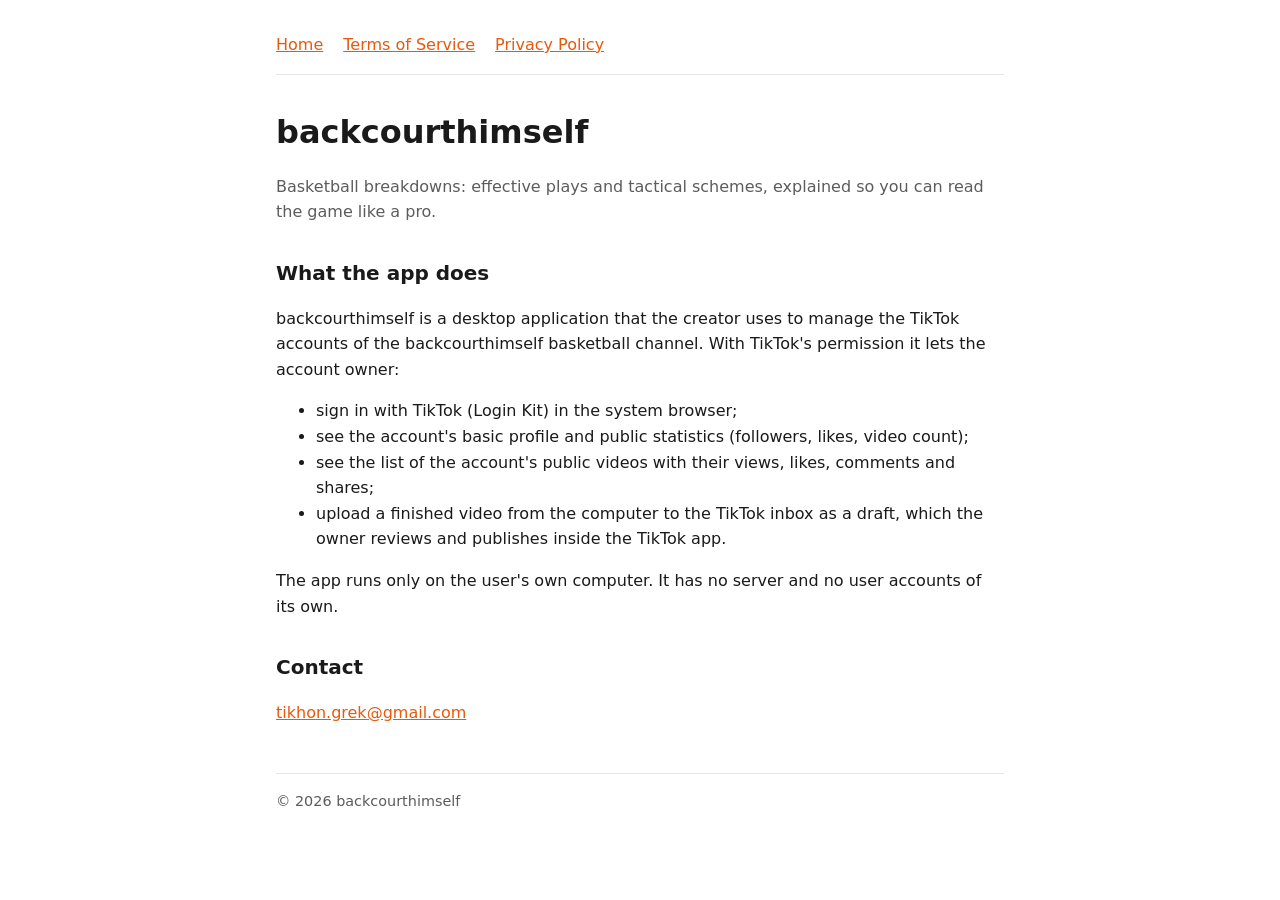
<file: index.html>
<!doctype html>
<html lang="en">
<head>
<meta charset="utf-8">
<meta name="viewport" content="width=device-width, initial-scale=1">
<title>backcourthimself</title>
<link rel="stylesheet" href="style.css">
</head>
<body>
<main>
<header><nav><a href="./">Home</a><a href="terms/">Terms of Service</a><a href="privacy/">Privacy Policy</a></nav></header>

<h1>backcourthimself</h1>
<p class="muted">Basketball breakdowns: effective plays and tactical schemes, explained so you can read the game like a pro.</p>

<h2>What the app does</h2>
<p>backcourthimself is a desktop application that the creator uses to manage the TikTok accounts of the backcourthimself basketball channel. With TikTok's permission it lets the account owner:</p>
<ul>
  <li>sign in with TikTok (Login Kit) in the system browser;</li>
  <li>see the account's basic profile and public statistics (followers, likes, video count);</li>
  <li>see the list of the account's public videos with their views, likes, comments and shares;</li>
  <li>upload a finished video from the computer to the TikTok inbox as a draft, which the owner reviews and publishes inside the TikTok app.</li>
</ul>
<p>The app runs only on the user's own computer. It has no server and no user accounts of its own.</p>

<h2>Contact</h2>
<p><a href="mailto:tikhon.grek@gmail.com">tikhon.grek@gmail.com</a></p>

<footer>© 2026 backcourthimself</footer>
</main>
</body>
</html>
</file>
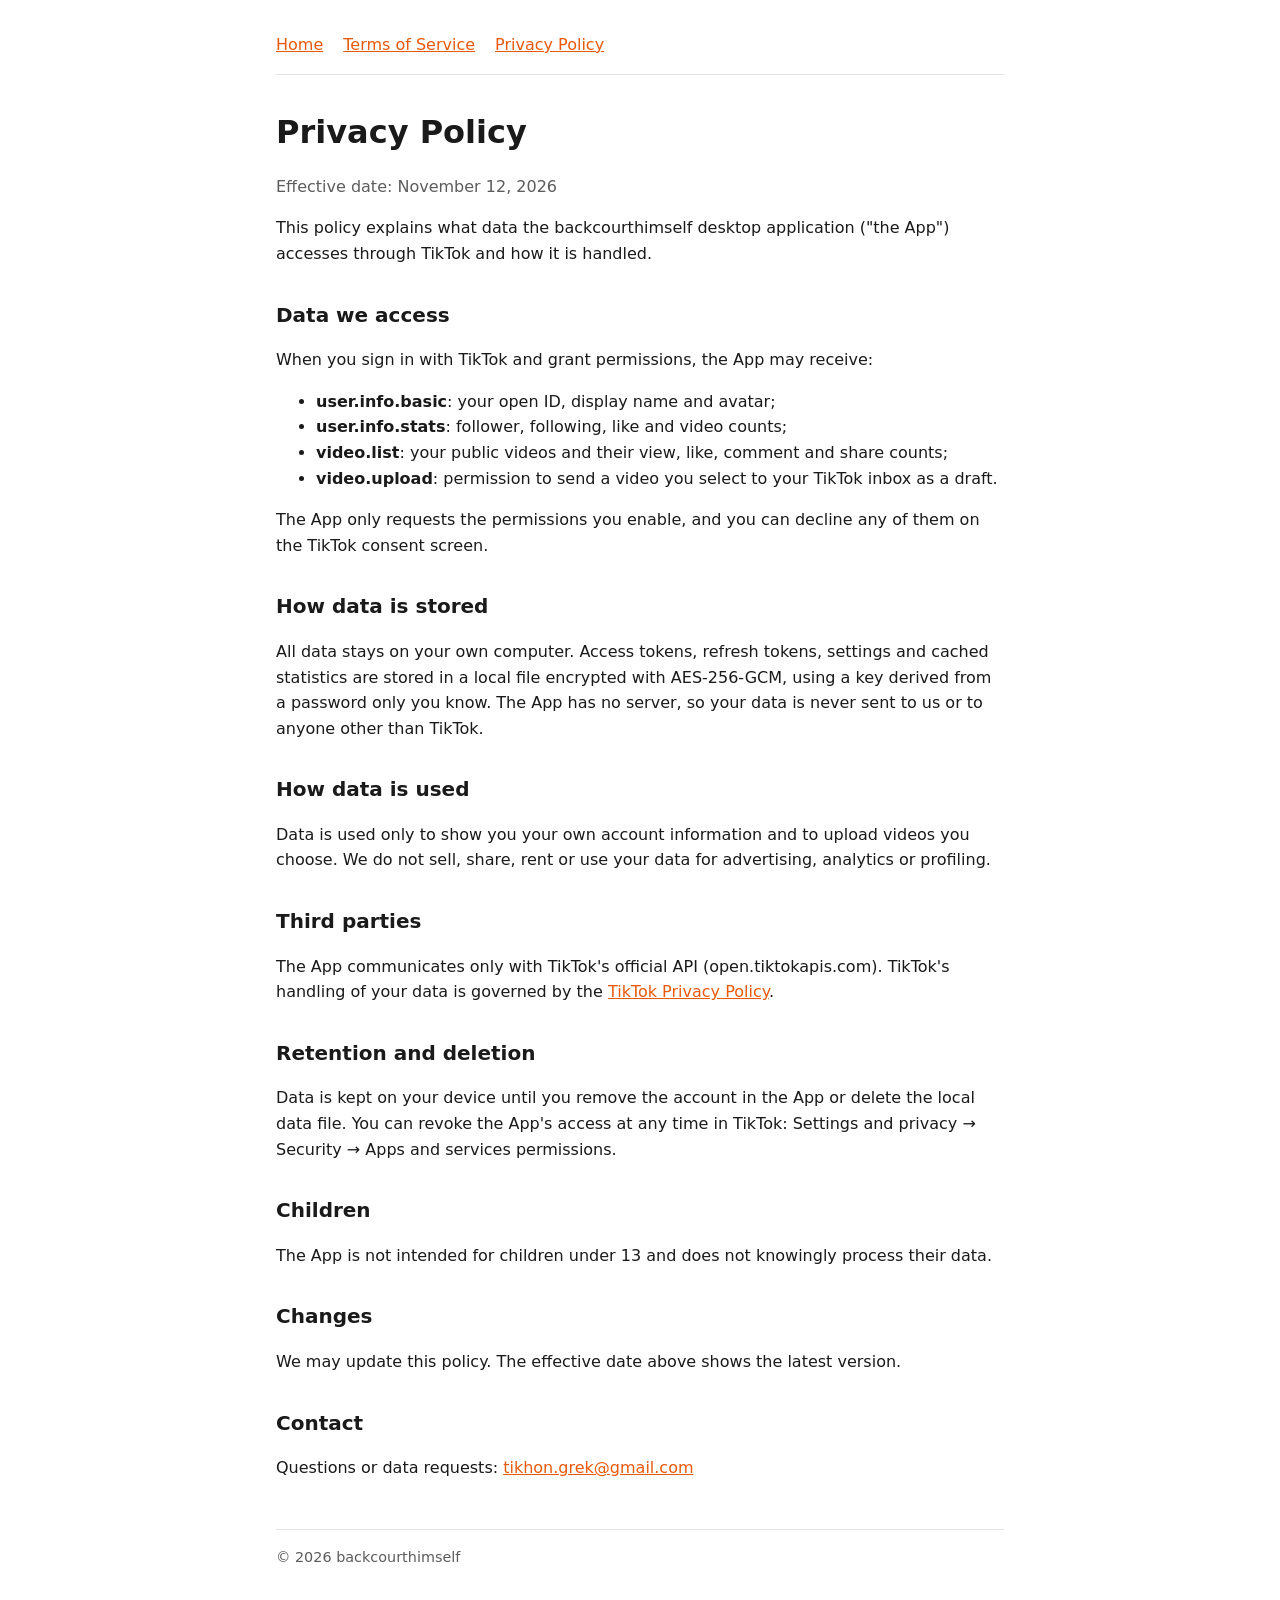
<file: privacy/index.html>
<!doctype html>
<html lang="en">
<head>
<meta charset="utf-8">
<meta name="viewport" content="width=device-width, initial-scale=1">
<title>Privacy Policy · backcourthimself</title>
<link rel="stylesheet" href="../style.css">
</head>
<body>
<main>
<header><nav><a href="../">Home</a><a href="../terms/">Terms of Service</a><a href="./">Privacy Policy</a></nav></header>

<h1>Privacy Policy</h1>
<p class="muted">Effective date: November 12, 2026</p>

<p>This policy explains what data the backcourthimself desktop application ("the App") accesses through TikTok and how it is handled.</p>

<h2>Data we access</h2>
<p>When you sign in with TikTok and grant permissions, the App may receive:</p>
<ul>
  <li><strong>user.info.basic</strong>: your open ID, display name and avatar;</li>
  <li><strong>user.info.stats</strong>: follower, following, like and video counts;</li>
  <li><strong>video.list</strong>: your public videos and their view, like, comment and share counts;</li>
  <li><strong>video.upload</strong>: permission to send a video you select to your TikTok inbox as a draft.</li>
</ul>
<p>The App only requests the permissions you enable, and you can decline any of them on the TikTok consent screen.</p>

<h2>How data is stored</h2>
<p>All data stays on your own computer. Access tokens, refresh tokens, settings and cached statistics are stored in a local file encrypted with AES-256-GCM, using a key derived from a password only you know. The App has no server, so your data is never sent to us or to anyone other than TikTok.</p>

<h2>How data is used</h2>
<p>Data is used only to show you your own account information and to upload videos you choose. We do not sell, share, rent or use your data for advertising, analytics or profiling.</p>

<h2>Third parties</h2>
<p>The App communicates only with TikTok's official API (open.tiktokapis.com). TikTok's handling of your data is governed by the <a href="https://www.tiktok.com/legal/privacy-policy">TikTok Privacy Policy</a>.</p>

<h2>Retention and deletion</h2>
<p>Data is kept on your device until you remove the account in the App or delete the local data file. You can revoke the App's access at any time in TikTok: Settings and privacy → Security → Apps and services permissions.</p>

<h2>Children</h2>
<p>The App is not intended for children under 13 and does not knowingly process their data.</p>

<h2>Changes</h2>
<p>We may update this policy. The effective date above shows the latest version.</p>

<h2>Contact</h2>
<p>Questions or data requests: <a href="mailto:tikhon.grek@gmail.com">tikhon.grek@gmail.com</a></p>

<footer>© 2026 backcourthimself</footer>
</main>
</body>
</html>
</file>
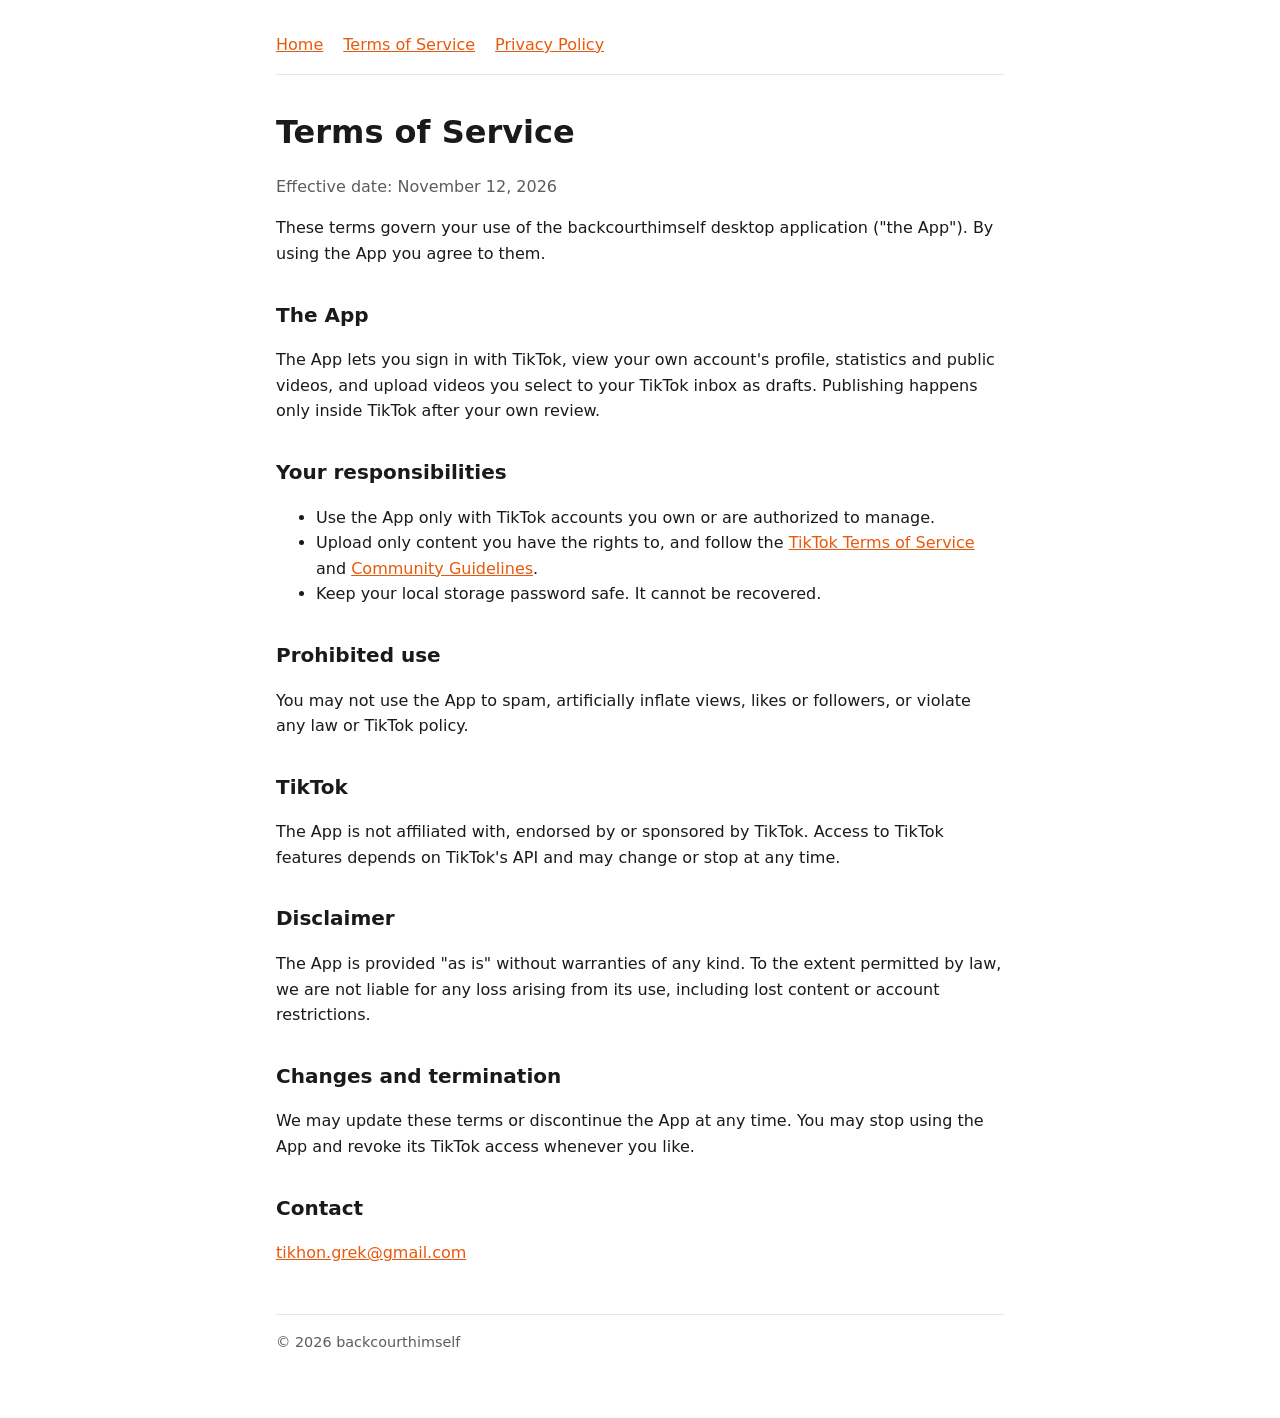
<file: terms/index.html>
<!doctype html>
<html lang="en">
<head>
<meta charset="utf-8">
<meta name="viewport" content="width=device-width, initial-scale=1">
<title>Terms of Service · backcourthimself</title>
<link rel="stylesheet" href="../style.css">
</head>
<body>
<main>
<header><nav><a href="../">Home</a><a href="./">Terms of Service</a><a href="../privacy/">Privacy Policy</a></nav></header>

<h1>Terms of Service</h1>
<p class="muted">Effective date: November 12, 2026</p>

<p>These terms govern your use of the backcourthimself desktop application ("the App"). By using the App you agree to them.</p>

<h2>The App</h2>
<p>The App lets you sign in with TikTok, view your own account's profile, statistics and public videos, and upload videos you select to your TikTok inbox as drafts. Publishing happens only inside TikTok after your own review.</p>

<h2>Your responsibilities</h2>
<ul>
  <li>Use the App only with TikTok accounts you own or are authorized to manage.</li>
  <li>Upload only content you have the rights to, and follow the <a href="https://www.tiktok.com/legal/terms-of-service">TikTok Terms of Service</a> and <a href="https://www.tiktok.com/community-guidelines">Community Guidelines</a>.</li>
  <li>Keep your local storage password safe. It cannot be recovered.</li>
</ul>

<h2>Prohibited use</h2>
<p>You may not use the App to spam, artificially inflate views, likes or followers, or violate any law or TikTok policy.</p>

<h2>TikTok</h2>
<p>The App is not affiliated with, endorsed by or sponsored by TikTok. Access to TikTok features depends on TikTok's API and may change or stop at any time.</p>

<h2>Disclaimer</h2>
<p>The App is provided "as is" without warranties of any kind. To the extent permitted by law, we are not liable for any loss arising from its use, including lost content or account restrictions.</p>

<h2>Changes and termination</h2>
<p>We may update these terms or discontinue the App at any time. You may stop using the App and revoke its TikTok access whenever you like.</p>

<h2>Contact</h2>
<p><a href="mailto:tikhon.grek@gmail.com">tikhon.grek@gmail.com</a></p>

<footer>© 2026 backcourthimself</footer>
</main>
</body>
</html>
</file>
<file: style.css>
:root { --bg: #ffffff; --fg: #1a1a1a; --muted: #5c5c5c; --accent: #e8590c; --line: #e5e5e5; }
@media (prefers-color-scheme: dark) {
  :root { --bg: #121212; --fg: #ececec; --muted: #a0a0a0; --accent: #ff8a3d; --line: #2a2a2a; }
}
* { box-sizing: border-box; }
body { margin: 0; background: var(--bg); color: var(--fg); font: 16px/1.6 system-ui, -apple-system, "Segoe UI", Roboto, sans-serif; }
main { max-width: 760px; margin: 0 auto; padding: 32px 16px 64px; }
header nav { display: flex; gap: 20px; flex-wrap: wrap; padding-bottom: 16px; border-bottom: 1px solid var(--line); }
a { color: var(--accent); }
h1 { margin: 32px 0 8px; font-size: 2rem; }
h2 { margin-top: 32px; font-size: 1.25rem; }
.muted { color: var(--muted); }
footer { margin-top: 48px; padding-top: 16px; border-top: 1px solid var(--line); color: var(--muted); font-size: 0.9rem; }
</file>
